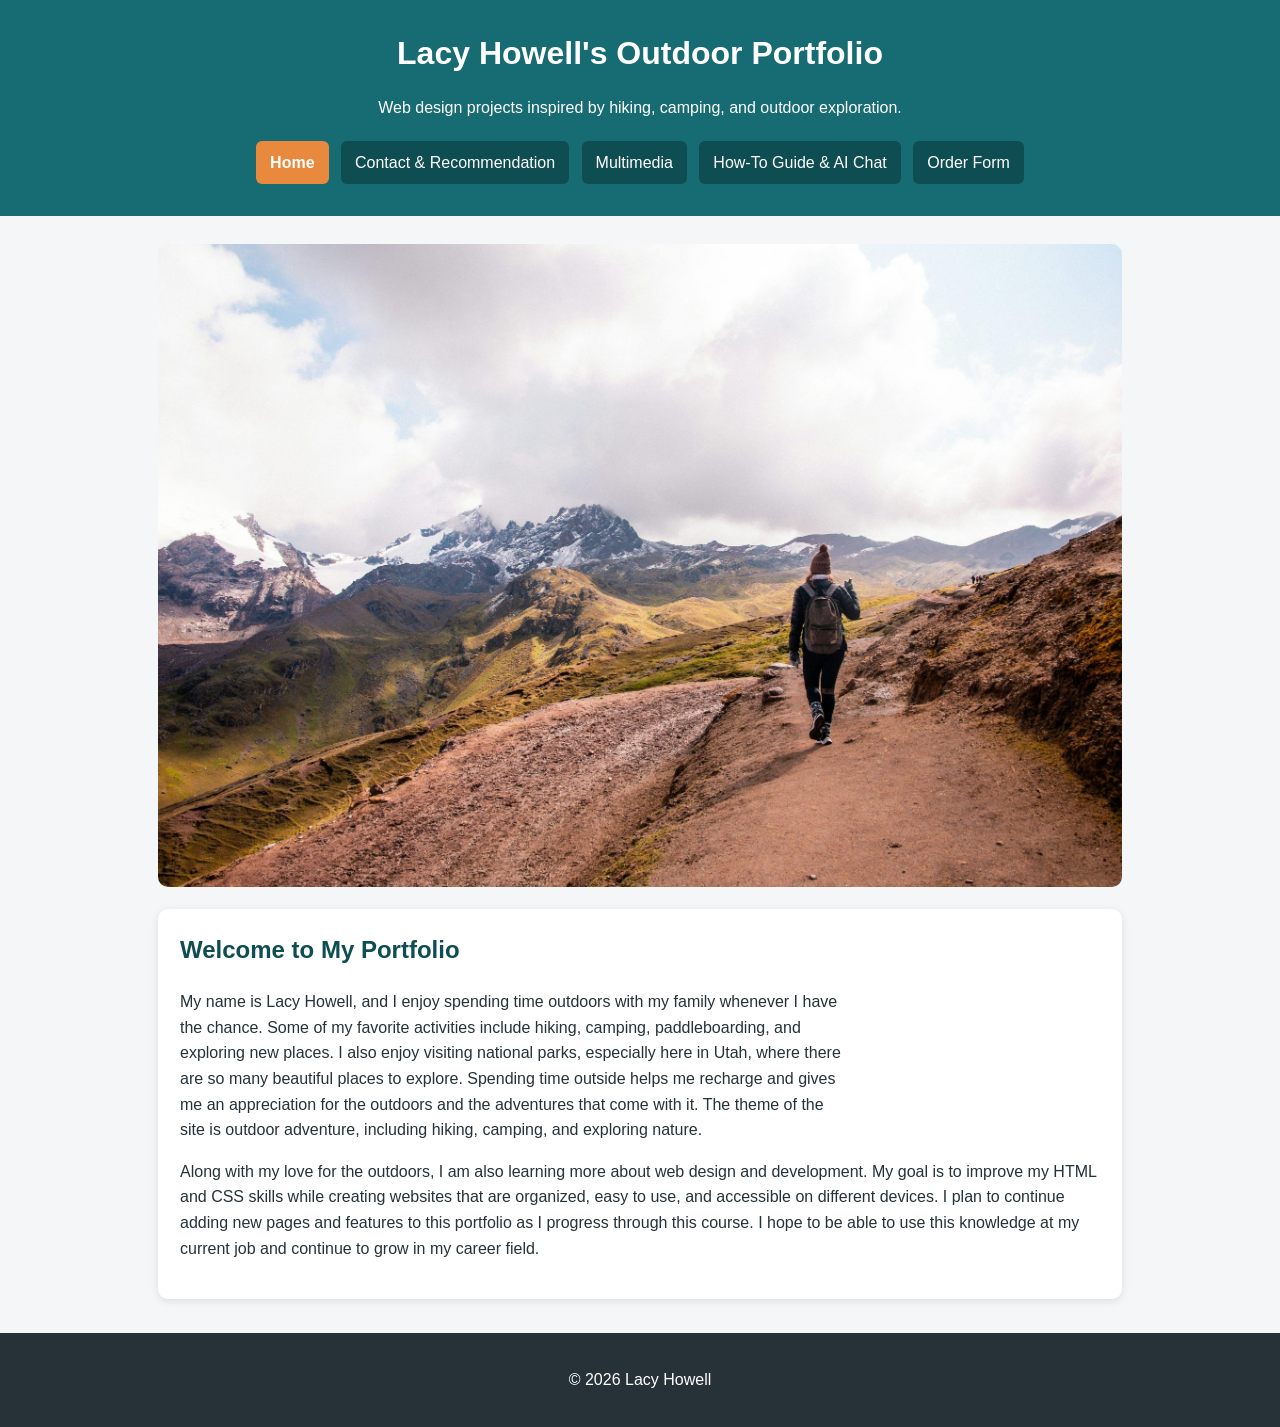
<file: index.html>
<!DOCTYPE html>
<html lang="en">
<head>
    <meta charset="UTF-8">
    <meta name="viewport" content="width=device-width, initial-scale=1.0">
    <title>Lacy Howell's Outdoor Portfolio</title>
    <link rel="stylesheet" href="style.css">
</head>
<body>
<header>
    <h1>Lacy Howell's Outdoor Portfolio</h1>
    <p>Web design projects inspired by hiking, camping, and outdoor exploration.</p>
    <nav aria-label="Main navigation">
        <a href="index.html" aria-current="page">Home</a>
        <a href="contact.html">Contact & Recommendation</a>
        <a href="multimedia.html">Multimedia</a>
        <a href="howto.html">How-To Guide & AI Chat</a>
        <a href="order.html">Order Form</a>
    </nav>
</header>
<main>
    <img class="hero" src="hero-hike.jpg" alt="Hiker walking along a mountain trail with snow-covered peaks in the distance">
    <section class="card">
        <h2>Welcome to My Portfolio</h2>
        <p>
            My name is Lacy Howell, and I enjoy spending time outdoors with my family whenever I have the chance. Some of my 
            favorite activities include hiking, camping, paddleboarding, and exploring new places. I also enjoy visiting national
            parks, especially here in Utah, where there are so many beautiful places to explore. Spending time outside helps me 
            recharge and gives me an appreciation for the outdoors and the adventures that come with it.
            The theme of the site is outdoor adventure, including hiking, camping, and exploring nature.
        </p>
        <p>
            Along with my love for the outdoors, I am also learning more about web design and development. My goal is to improve 
            my HTML and CSS skills while creating websites that are organized, easy to use, and accessible on different devices. I
            plan to continue adding new pages and features to this portfolio as I progress through this course. I hope to be able to
            use this knowledge at my current job and continue to grow in my career field.
            
        </p>
    </section>
</main>
<footer><p>&copy; 2026 Lacy Howell</p></footer>
</body>
</html>
</file>
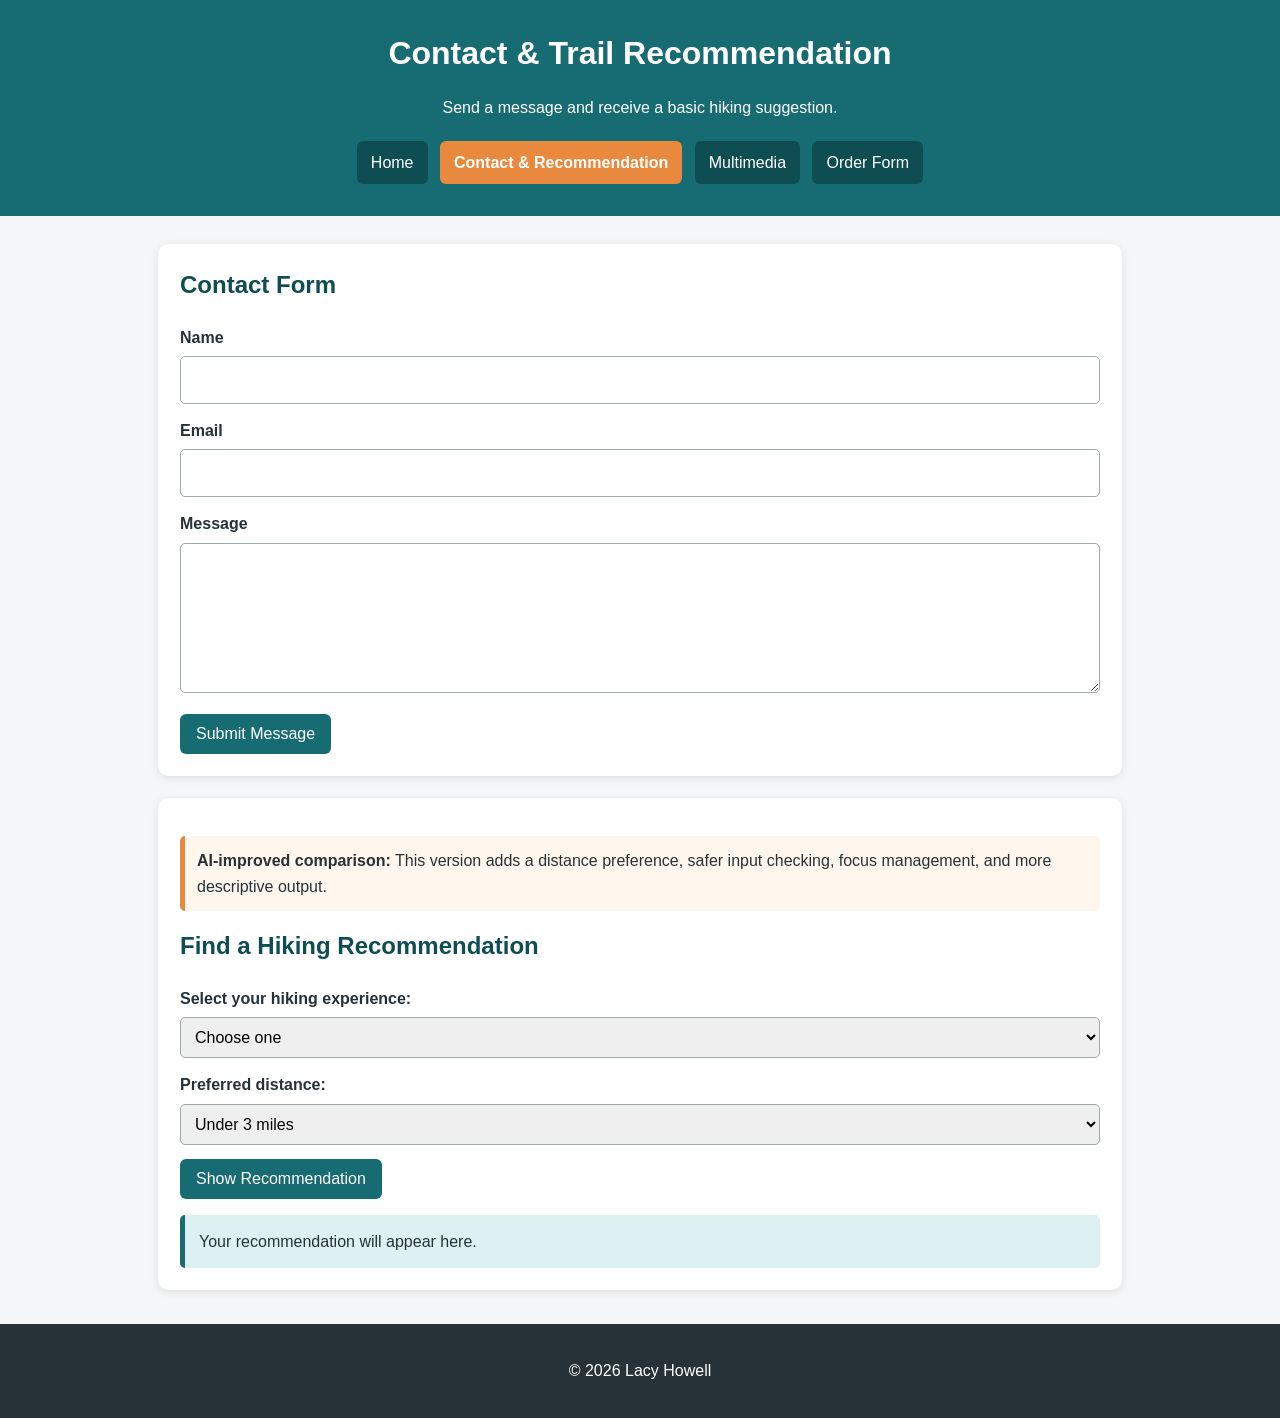
<file: contact-ai.html>
<!DOCTYPE html>
<html lang="en">
<head>
    <meta charset="UTF-8">
    <meta name="viewport" content="width=device-width, initial-scale=1.0">
    <title>AI-Improved Contact | Lacy Howell</title>
    <link rel="stylesheet" href="style.css">
</head>
<body>
<header>
    <h1>Contact & Trail Recommendation</h1>
    <p>Send a message and receive a basic hiking suggestion.</p>
    <nav aria-label="Main navigation">
        <a href="index.html">Home</a>
        <a href="contact.html" aria-current="page">Contact & Recommendation</a>
        <a href="multimedia.html">Multimedia</a>
        <a href="order.html">Order Form</a>
    </nav>
</header>
<main>
    <section class="card">
        <h2>Contact Form</h2>
        <form id="contactForm">
            <label for="name">Name</label>
            <input id="name" name="name" type="text" autocomplete="name" required>

            <label for="email">Email</label>
            <input id="email" name="email" type="email" autocomplete="email" required>

            <label for="message">Message</label>
            <textarea id="message" name="message" rows="5" required></textarea>

            <button type="submit">Submit Message</button>
        </form>
    </section>

    <section class="card">
        <p class="compare-note"><strong>AI-improved comparison:</strong> This version adds a distance preference, safer input checking, focus management, and more descriptive output.</p>
        <h2>Find a Hiking Recommendation</h2>
        <label for="experience">Select your hiking experience:</label>
        <select id="experience">
            <option value="">Choose one</option>
            <option value="beginner">Beginner</option>
            <option value="intermediate">Intermediate</option>
            <option value="advanced">Advanced</option>
        </select>
        <label for="distance">Preferred distance:</label>
        <select id="distance">
            <option value="short">Under 3 miles</option>
            <option value="medium">3 to 7 miles</option>
            <option value="long">More than 7 miles</option>
        </select>
        <button type="button" id="recommendButton">Show Recommendation</button>
        <div id="recommendation" class="result" aria-live="polite">Your recommendation will appear here.</div>
    </section>
</main>
<footer><p>&copy; 2026 Lacy Howell</p></footer>

<script>
/*
    Manual JavaScript for Unit 3.
    The selected value is checked with if / else if / else statements.
    A different message is displayed for each experience level.
*/
document.getElementById("recommendButton").addEventListener("click", function () {
    const experience = document.getElementById("experience").value;
    const output = document.getElementById("recommendation");
    const distance = document.getElementById("distance").value;

    if (experience === "beginner") {
        output.textContent = "A " + distance + " beginner route on a well-marked trail is a good starting point. Bring water, check the weather, and tell someone your plan.";
    } else if (experience === "intermediate") {
        output.textContent = "Choose a " + distance + " moderate hike with manageable elevation gain. Carry navigation, extra water, and a first-aid kit.";
    } else if (experience === "advanced") {
        output.textContent = "A " + distance + " advanced route may fit your choice. Review permits, navigation, weather, and emergency plans before leaving.";
    } else {
        output.textContent = "Please select an experience level before requesting a recommendation.";
        document.getElementById("experience").focus();
    }
});

/* Prevents the practice form from trying to send data to a server. */
document.getElementById("contactForm").addEventListener("submit", function (event) {
    event.preventDefault();
    alert("Thank you! This demonstration form is not connected to a server.");
});
</script>
</body>
</html>
</file>
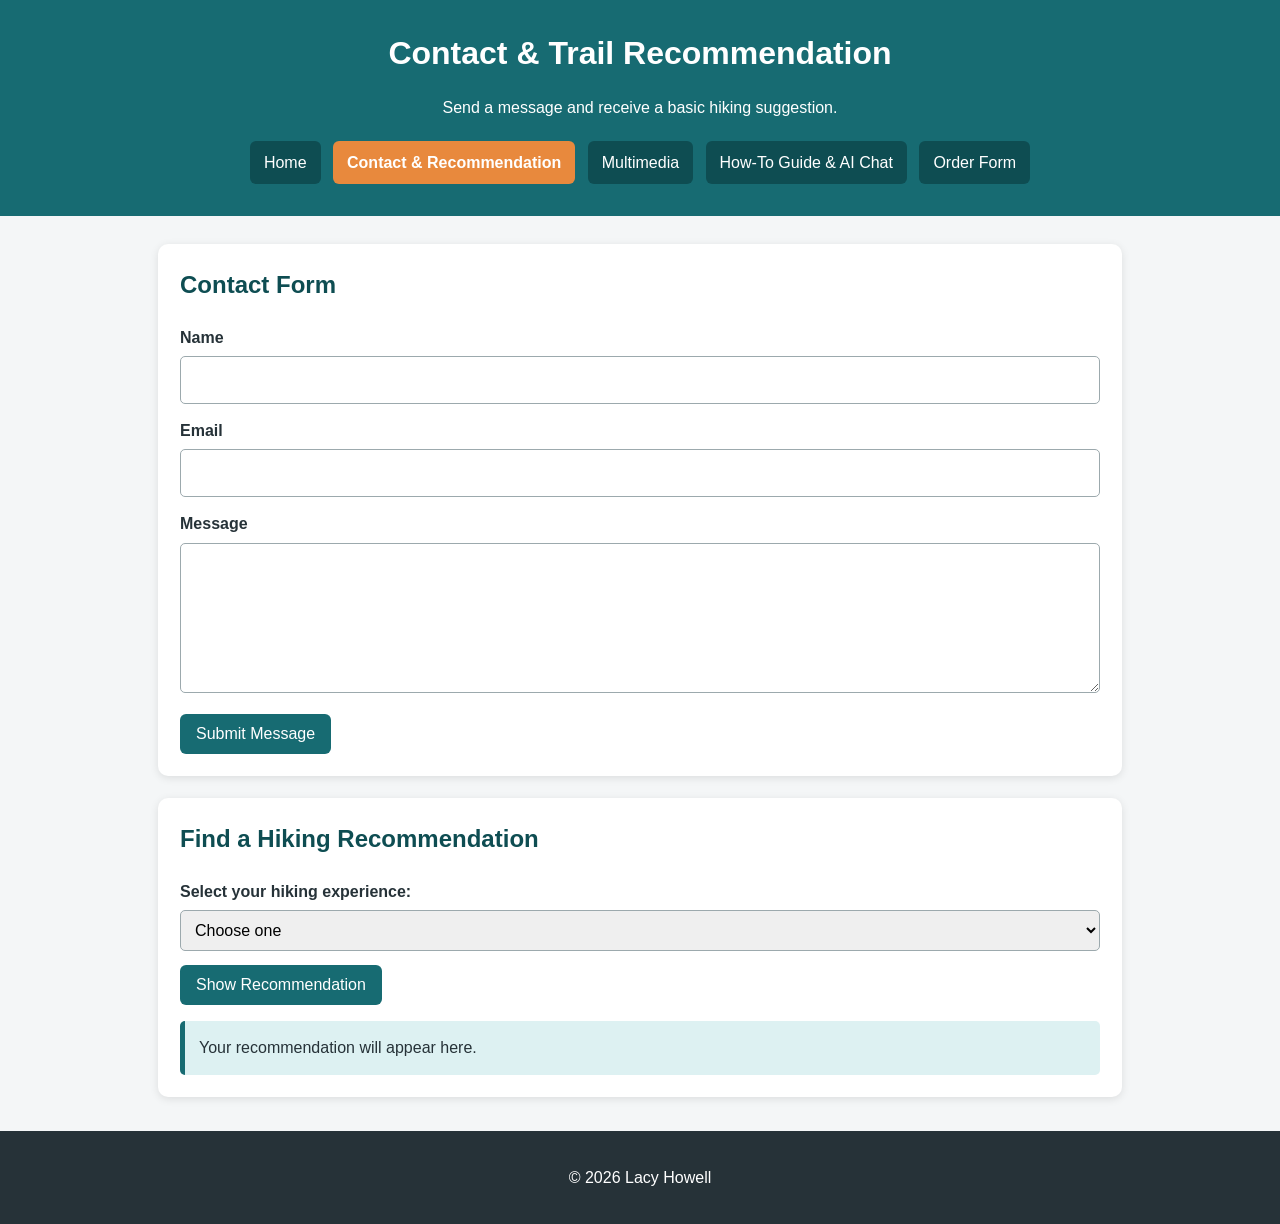
<file: contact.html>
<!DOCTYPE html>
<html lang="en">
<head>
    <meta charset="UTF-8">
    <meta name="viewport" content="width=device-width, initial-scale=1.0">
    <title>Contact & Recommendation | Lacy Howell</title>
    <link rel="stylesheet" href="style.css">
</head>
<body>
<header>
    <h1>Contact & Trail Recommendation</h1>
    <p>Send a message and receive a basic hiking suggestion.</p>
    <nav aria-label="Main navigation">
        <a href="index.html">Home</a>
        <a href="contact.html" aria-current="page">Contact & Recommendation</a>
        <a href="multimedia.html">Multimedia</a>
        <a href="howto.html">How-To Guide & AI Chat</a>
        <a href="order.html">Order Form</a>
    </nav>
</header>
<main>
    <section class="card">
        <h2>Contact Form</h2>
        <form id="contactForm">
            <label for="name">Name</label>
            <input id="name" name="name" type="text" autocomplete="name" required>

            <label for="email">Email</label>
            <input id="email" name="email" type="email" autocomplete="email" required>

            <label for="message">Message</label>
            <textarea id="message" name="message" rows="5" required></textarea>

            <button type="submit">Submit Message</button>
        </form>
    </section>

    <section class="card">
        <h2>Find a Hiking Recommendation</h2>
        <label for="experience">Select your hiking experience:</label>
        <select id="experience">
            <option value="">Choose one</option>
            <option value="beginner">Beginner</option>
            <option value="intermediate">Intermediate</option>
            <option value="advanced">Advanced</option>
        </select>
        <button type="button" id="recommendButton">Show Recommendation</button>
        <div id="recommendation" class="result" aria-live="polite">Your recommendation will appear here.</div>
    </section>
</main>
<footer><p>&copy; 2026 Lacy Howell</p></footer>

<script>
/*
    Manual JavaScript for Unit 3.
    The selected value is checked with if / else if / else statements.
    A different message is displayed for each experience level.
*/
document.getElementById("recommendButton").addEventListener("click", function () {
    const experience = document.getElementById("experience").value;
    const output = document.getElementById("recommendation");

    if (experience === "beginner") {
        output.textContent = "Start with a short, well-marked trail. Bring water, check the weather, and tell someone where you are going.";
    } else if (experience === "intermediate") {
        output.textContent = "Try a moderate day hike with some elevation gain. Carry a map, extra water, and a basic first-aid kit.";
    } else if (experience === "advanced") {
        output.textContent = "Consider a longer backcountry route, but review permits, navigation needs, weather, and emergency plans first.";
    } else {
        output.textContent = "Please select an experience level before requesting a recommendation.";
    }
});

/* Prevents the practice form from trying to send data to a server. */
document.getElementById("contactForm").addEventListener("submit", function (event) {
    event.preventDefault();
    alert("Thank you! This demonstration form is not connected to a server.");
});
</script>
</body>
</html>
</file>
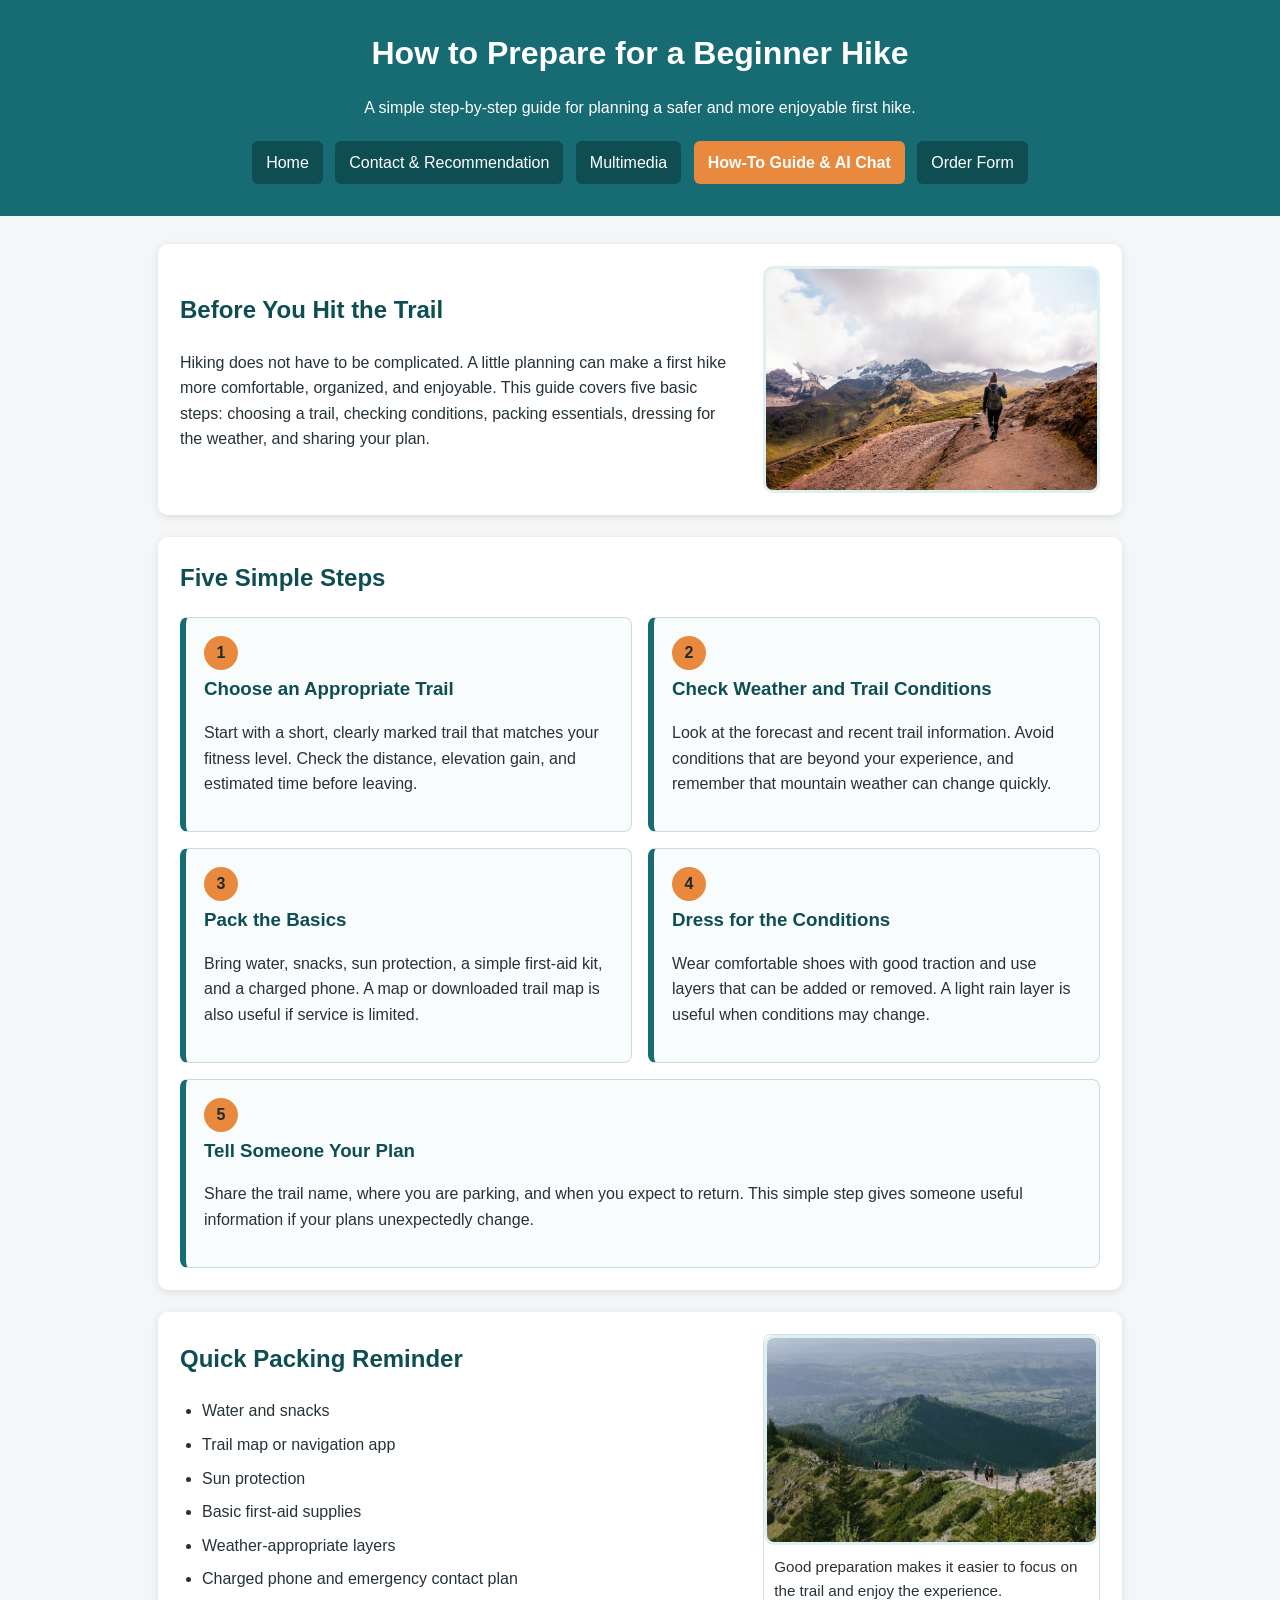
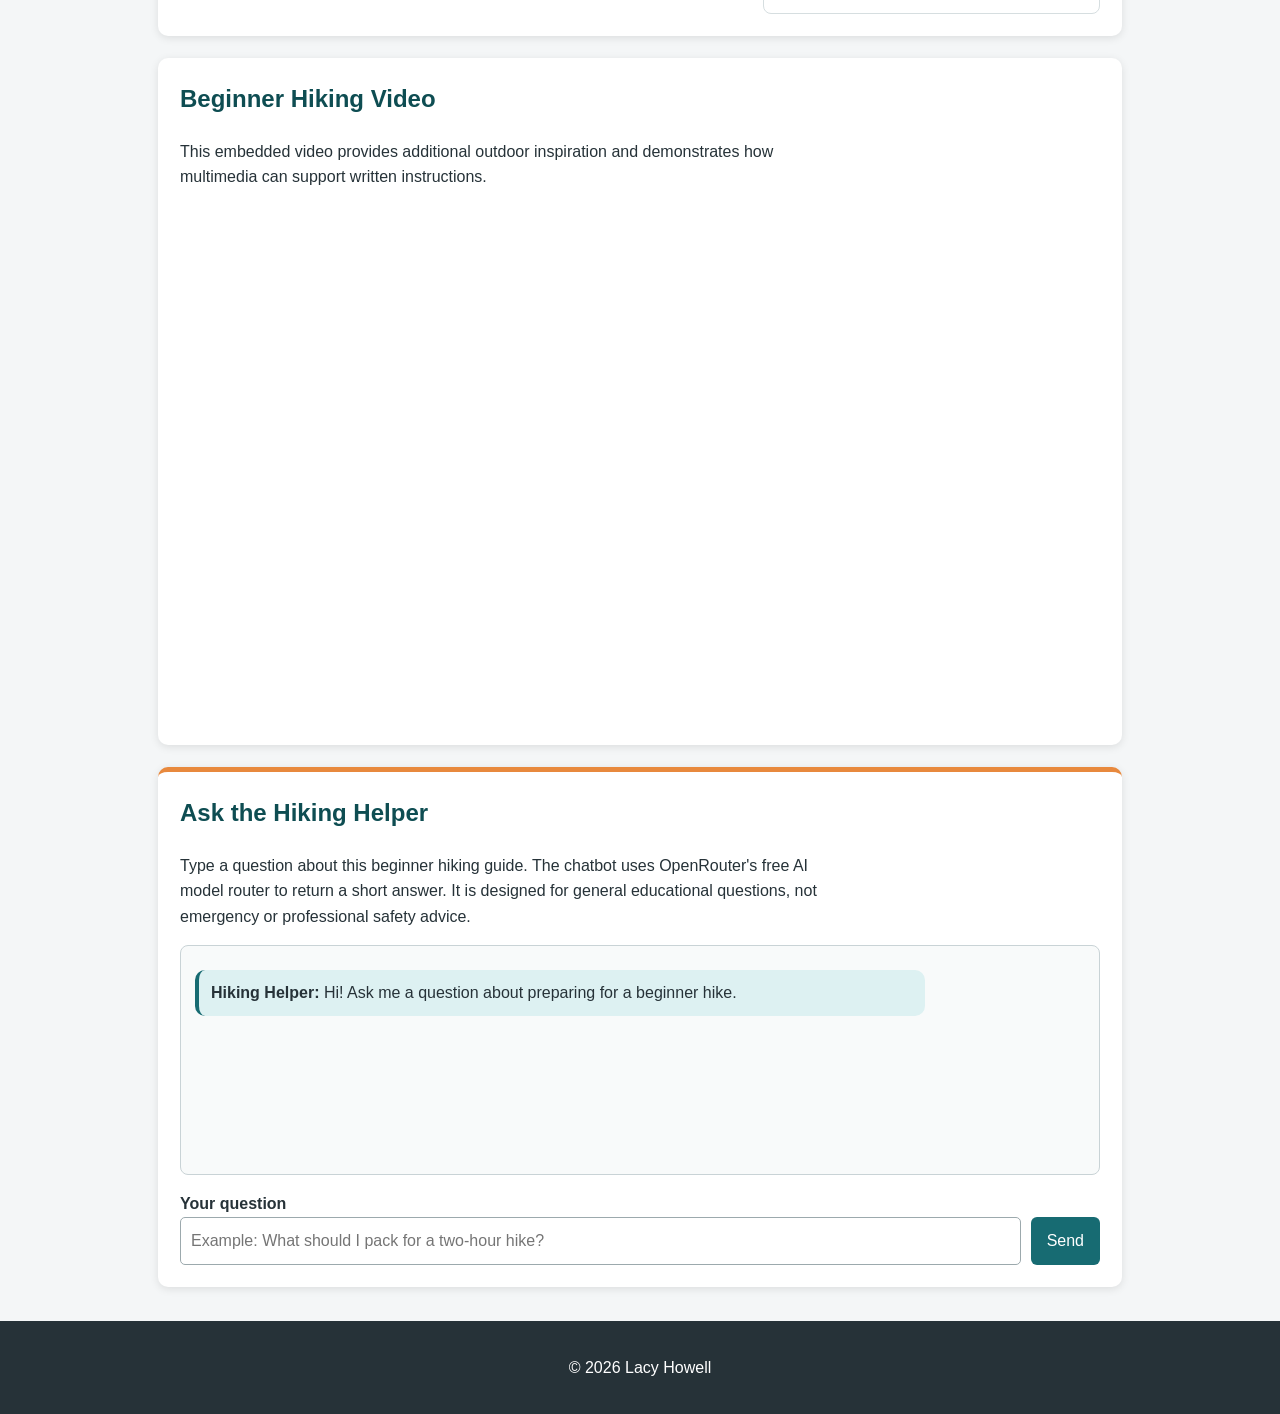
<file: howto.html>
<!DOCTYPE html>
<html lang="en">
<head>
    <meta charset="UTF-8">
    <meta name="viewport" content="width=device-width, initial-scale=1.0">
    <title>Beginner Hiking How-To | Lacy Howell</title>
    <link rel="stylesheet" href="style.css">
</head>
<body>
<header>
    <h1>How to Prepare for a Beginner Hike</h1>
    <p>A simple step-by-step guide for planning a safer and more enjoyable first hike.</p>
    <nav aria-label="Main navigation">
        <a href="index.html">Home</a>
        <a href="contact.html">Contact & Recommendation</a>
        <a href="multimedia.html">Multimedia</a>
        <a href="howto.html" aria-current="page">How-To Guide & AI Chat</a>
        <a href="order.html">Order Form</a>
    </nav>
</header>

<main>
    <section class="card howto-intro">
        <div>
            <h2>Before You Hit the Trail</h2>
            <p>
                Hiking does not have to be complicated. A little planning can make a first hike more comfortable,
                organized, and enjoyable. This guide covers five basic steps: choosing a trail, checking conditions,
                packing essentials, dressing for the weather, and sharing your plan.
            </p>
        </div>
        <img src="hero-hike.jpg" alt="Hiker walking on a mountain trail toward distant snow-covered peaks">
    </section>

    <section class="card">
        <h2>Five Simple Steps</h2>
        <div class="steps-grid">
            <article class="step-card">
                <span class="step-number">1</span>
                <h3>Choose an Appropriate Trail</h3>
                <p>Start with a short, clearly marked trail that matches your fitness level. Check the distance, elevation gain, and estimated time before leaving.</p>
            </article>
            <article class="step-card">
                <span class="step-number">2</span>
                <h3>Check Weather and Trail Conditions</h3>
                <p>Look at the forecast and recent trail information. Avoid conditions that are beyond your experience, and remember that mountain weather can change quickly.</p>
            </article>
            <article class="step-card">
                <span class="step-number">3</span>
                <h3>Pack the Basics</h3>
                <p>Bring water, snacks, sun protection, a simple first-aid kit, and a charged phone. A map or downloaded trail map is also useful if service is limited.</p>
            </article>
            <article class="step-card">
                <span class="step-number">4</span>
                <h3>Dress for the Conditions</h3>
                <p>Wear comfortable shoes with good traction and use layers that can be added or removed. A light rain layer is useful when conditions may change.</p>
            </article>
            <article class="step-card">
                <span class="step-number">5</span>
                <h3>Tell Someone Your Plan</h3>
                <p>Share the trail name, where you are parking, and when you expect to return. This simple step gives someone useful information if your plans unexpectedly change.</p>
            </article>
        </div>
    </section>

    <section class="card tip-section">
        <div>
            <h2>Quick Packing Reminder</h2>
            <ul class="checklist">
                <li>Water and snacks</li>
                <li>Trail map or navigation app</li>
                <li>Sun protection</li>
                <li>Basic first-aid supplies</li>
                <li>Weather-appropriate layers</li>
                <li>Charged phone and emergency contact plan</li>
            </ul>
        </div>
        <figure>
            <img src="group-hike.jpg" alt="Group of hikers traveling together on a mountain trail">
            <figcaption>Good preparation makes it easier to focus on the trail and enjoy the experience.</figcaption>
        </figure>
    </section>

    <section class="card">
        <h2>Beginner Hiking Video</h2>
        <p>This embedded video provides additional outdoor inspiration and demonstrates how multimedia can support written instructions.</p>
        <div class="video-wrapper">
            <iframe src="https://www.youtube-nocookie.com/embed/Scxs7L0vhZ4"
                title="Scenic hiking and nature video"
                loading="lazy"
                allow="accelerometer; autoplay; clipboard-write; encrypted-media; gyroscope; picture-in-picture"
                allowfullscreen></iframe>
        </div>
    </section>

    <section class="card chatbot-card" aria-labelledby="chat-heading">
        <h2 id="chat-heading">Ask the Hiking Helper</h2>
        <p>
            Type a question about this beginner hiking guide. The chatbot uses OpenRouter's free AI model router to return a short answer.
            It is designed for general educational questions, not emergency or professional safety advice.
        </p>

        <div id="chatWindow" class="chat-window" aria-live="polite" aria-label="Chat conversation">
            <div class="chat-message bot-message">
                <strong>Hiking Helper:</strong> Hi! Ask me a question about preparing for a beginner hike.
            </div>
        </div>

        <form id="chatForm" class="chat-form">
            <label for="userMessage">Your question</label>
            <div class="chat-input-row">
                <input id="userMessage" type="text" placeholder="Example: What should I pack for a two-hour hike?" required>
                <button type="submit">Send</button>
            </div>
        </form>
    </section>
</main>

<footer><p>&copy; 2026 Lacy Howell</p></footer>

<script>
/*
    Unit 4 AI chatbot.
    This version uses fetch() with OpenRouter's free model router.
    
*/
const OPENROUTER_API_KEY = "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";
const OPENROUTER_MODEL = "openrouter/free";

const chatForm = document.getElementById("chatForm");
const userMessage = document.getElementById("userMessage");
const chatWindow = document.getElementById("chatWindow");

function addMessage(sender, text, className) {
    const message = document.createElement("div");
    message.className = "chat-message " + className;

    const label = document.createElement("strong");
    label.textContent = sender + ": ";
    message.appendChild(label);
    message.appendChild(document.createTextNode(text));

    chatWindow.appendChild(message);
    chatWindow.scrollTop = chatWindow.scrollHeight;
}

chatForm.addEventListener("submit", async function (event) {
    event.preventDefault();

    const question = userMessage.value.trim();
    if (!question) return;

    addMessage("You", question, "user-message");
    userMessage.value = "";
    userMessage.focus();

    if (OPENROUTER_API_KEY === "YOUR_OPENROUTER_API_KEY") {
        addMessage("Hiking Helper", "The chatbot is ready, but an OpenRouter API key still needs to be added before live AI responses will work.", "bot-message");
        return;
    }

    addMessage("Hiking Helper", "Thinking...", "bot-message pending-message");
    const pending = chatWindow.lastElementChild;

    const systemPrompt = "You are a friendly beginner hiking helper on a student portfolio website. Answer briefly and clearly. Focus on basic hiking preparation, trail planning, clothing, hydration, simple gear, and safety. If the question involves an emergency, dangerous conditions, or medical advice, tell the user to seek appropriate professional or emergency help.";

    try {
        const response = await fetch("https://openrouter.ai/api/v1/chat/completions", {
            method: "POST",
            headers: {
                "Authorization": `Bearer ${OPENROUTER_API_KEY}`,
                "Content-Type": "application/json",
                "HTTP-Referer": window.location.origin,
                "X-Title": "Outdoor Adventure Portfolio"
            },
            body: JSON.stringify({
                model: OPENROUTER_MODEL,
                messages: [
                    { role: "system", content: systemPrompt },
                    { role: "user", content: question }
                ]
            })
        });

        const data = await response.json();

        if (!response.ok) {
            const apiMessage = data?.error?.message || `Request failed with status ${response.status}`;
            throw new Error(apiMessage);
        }

        const answer = data?.choices?.[0]?.message?.content?.trim();

        pending.remove();
        addMessage("Hiking Helper", answer || "I could not create a response. Please try a different question.", "bot-message");
    } catch (error) {
        console.error("OpenRouter chatbot error:", error);
        pending.remove();
        addMessage("Hiking Helper", "I could not connect to the AI service. Check the API key and browser console, then try again.", "bot-message");
    }
});
</script>
</body>
</html>
</file>
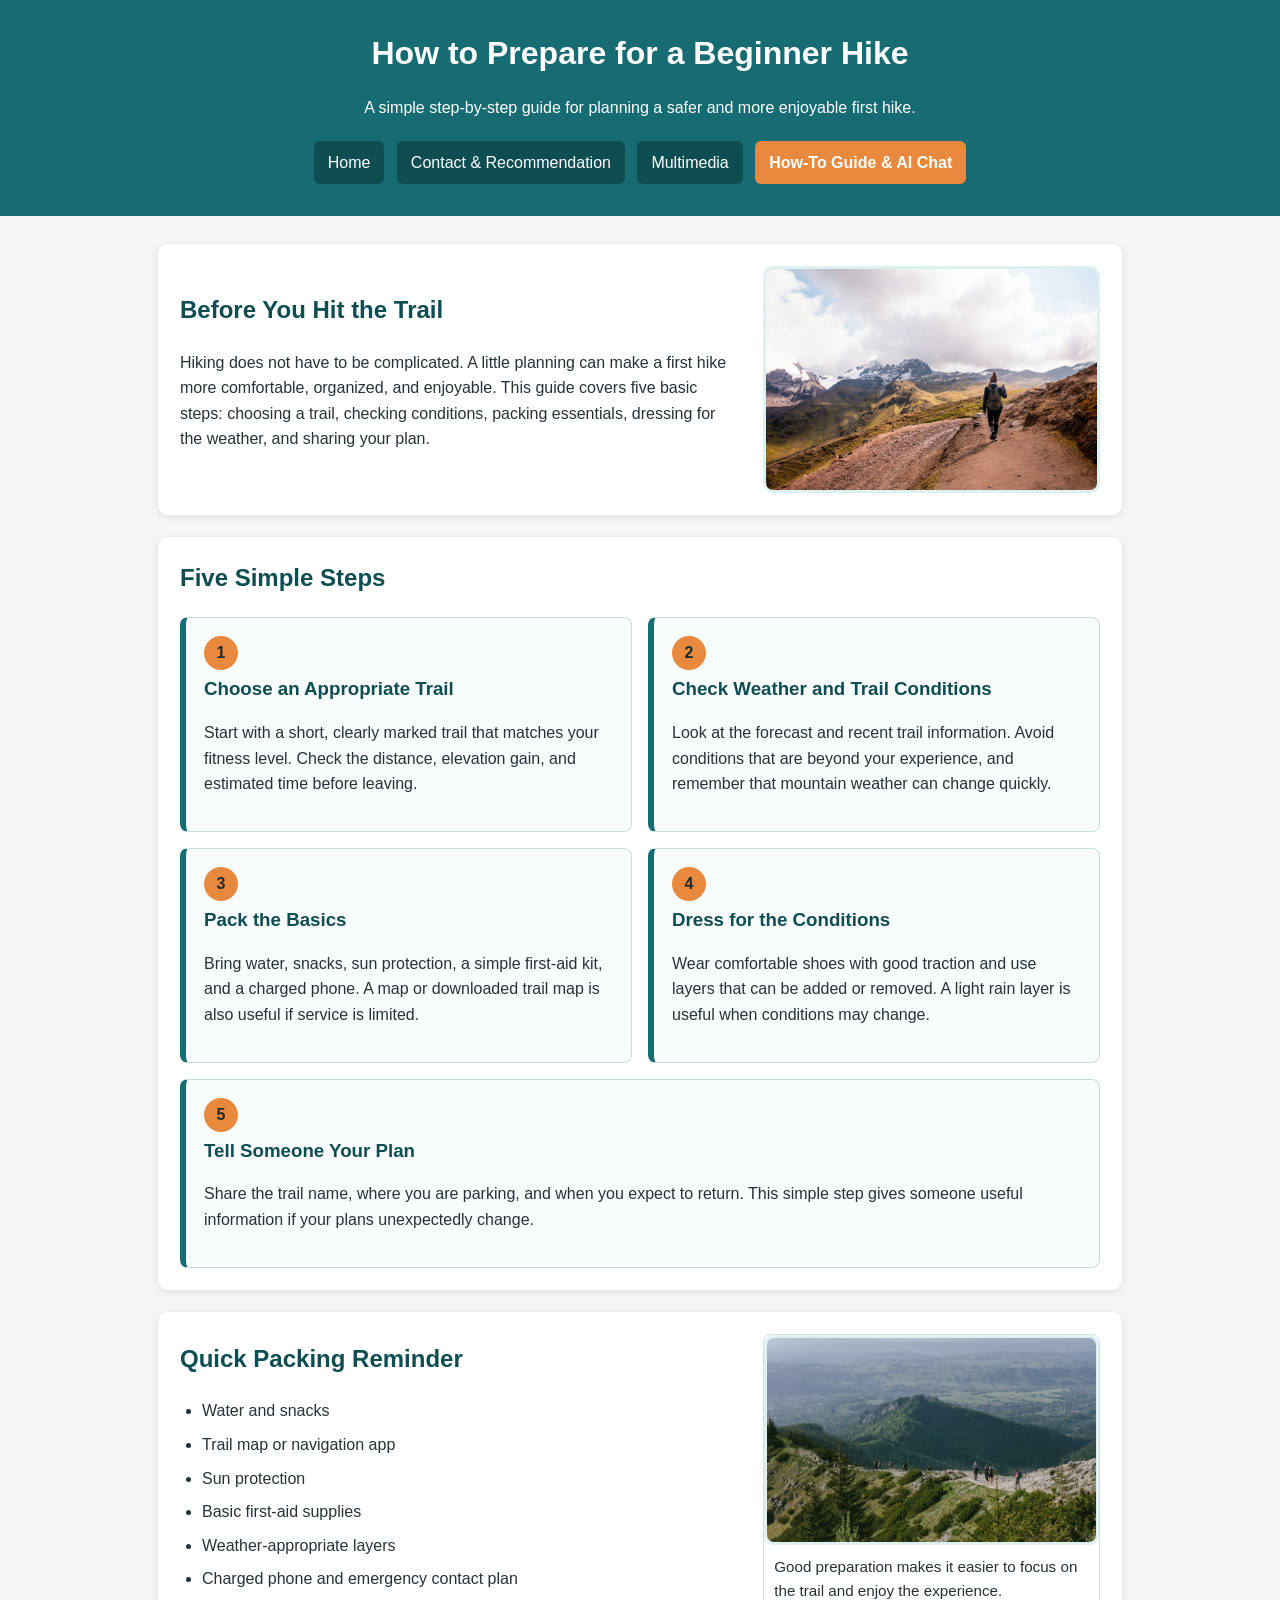
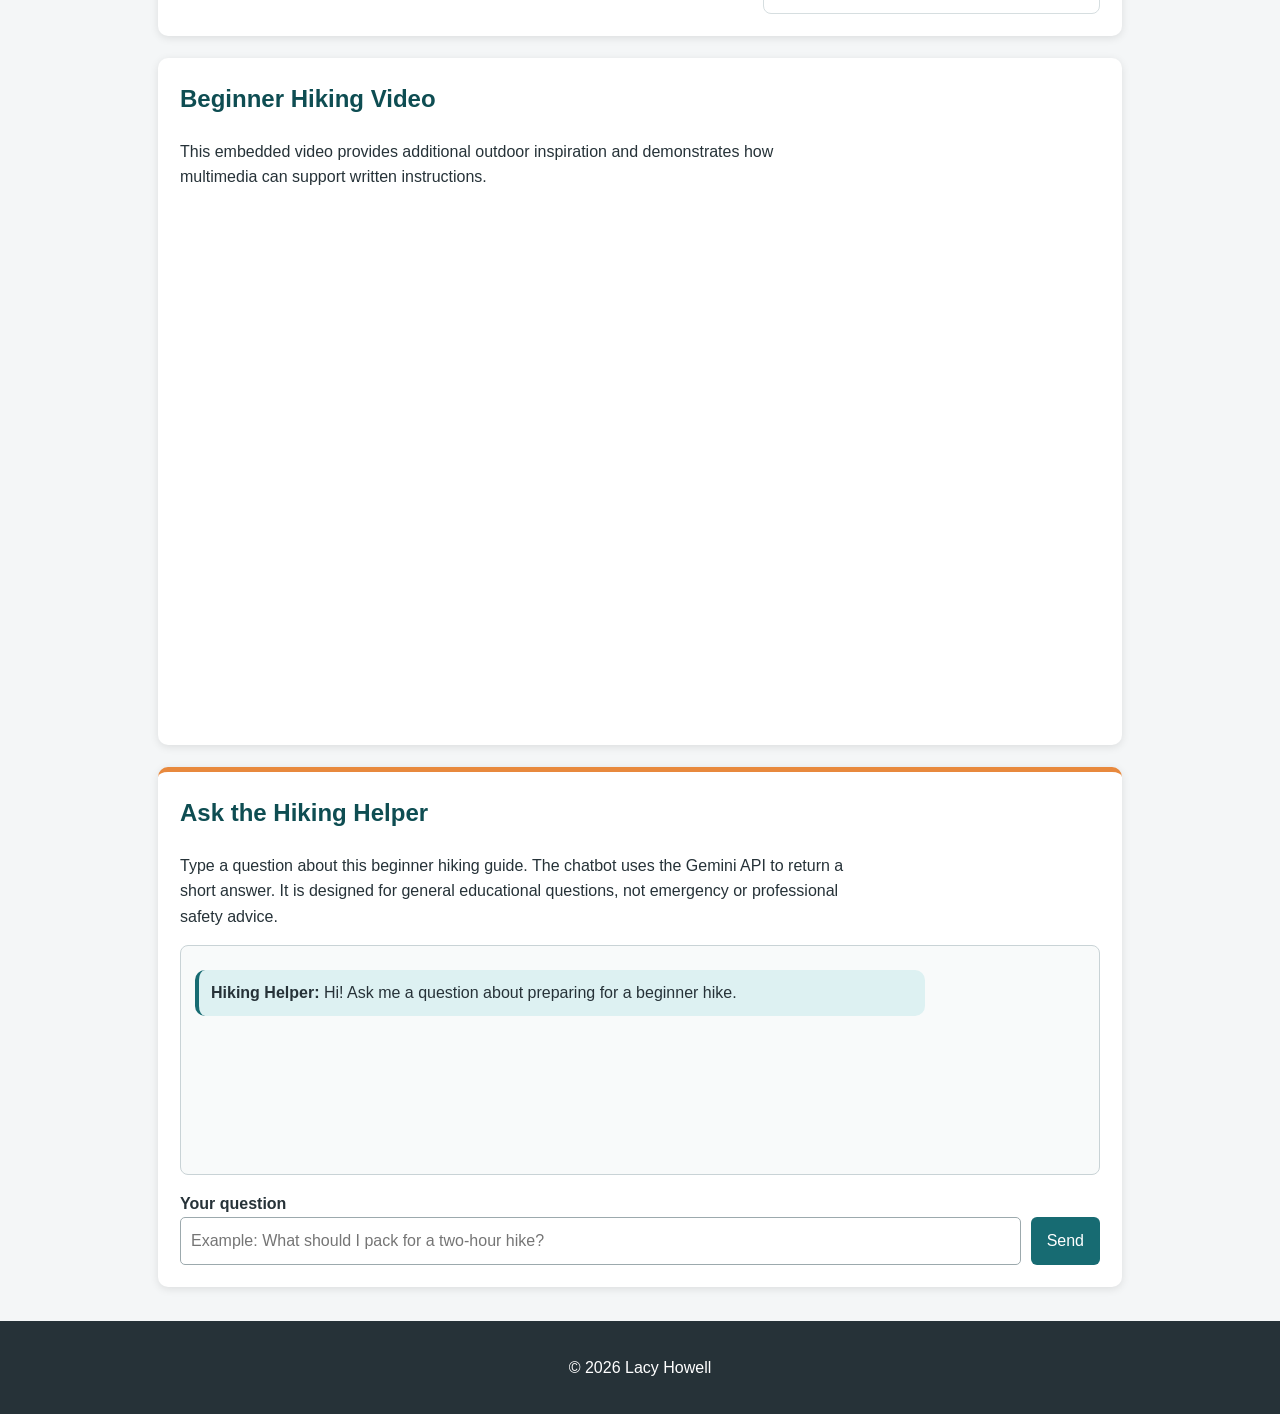
<file: howto_clean.html>
<!DOCTYPE html>
<html lang="en">
<head>
    <meta charset="UTF-8">
    <meta name="viewport" content="width=device-width, initial-scale=1.0">
    <title>Beginner Hiking How-To | Lacy Howell</title>
    <link rel="stylesheet" href="style.css">
</head>
<body>
<header>
    <h1>How to Prepare for a Beginner Hike</h1>
    <p>A simple step-by-step guide for planning a safer and more enjoyable first hike.</p>
    <nav aria-label="Main navigation">
        <a href="index.html">Home</a>
        <a href="contact.html">Contact & Recommendation</a>
        <a href="multimedia.html">Multimedia</a>
        <a href="howto.html" aria-current="page">How-To Guide & AI Chat</a>
    </nav>
</header>

<main>
    <section class="card howto-intro">
        <div>
            <h2>Before You Hit the Trail</h2>
            <p>
                Hiking does not have to be complicated. A little planning can make a first hike more comfortable,
                organized, and enjoyable. This guide covers five basic steps: choosing a trail, checking conditions,
                packing essentials, dressing for the weather, and sharing your plan.
            </p>
        </div>
        <img src="hero-hike.jpg" alt="Hiker walking on a mountain trail toward distant snow-covered peaks">
    </section>

    <section class="card">
        <h2>Five Simple Steps</h2>
        <div class="steps-grid">
            <article class="step-card">
                <span class="step-number">1</span>
                <h3>Choose an Appropriate Trail</h3>
                <p>Start with a short, clearly marked trail that matches your fitness level. Check the distance, elevation gain, and estimated time before leaving.</p>
            </article>
            <article class="step-card">
                <span class="step-number">2</span>
                <h3>Check Weather and Trail Conditions</h3>
                <p>Look at the forecast and recent trail information. Avoid conditions that are beyond your experience, and remember that mountain weather can change quickly.</p>
            </article>
            <article class="step-card">
                <span class="step-number">3</span>
                <h3>Pack the Basics</h3>
                <p>Bring water, snacks, sun protection, a simple first-aid kit, and a charged phone. A map or downloaded trail map is also useful if service is limited.</p>
            </article>
            <article class="step-card">
                <span class="step-number">4</span>
                <h3>Dress for the Conditions</h3>
                <p>Wear comfortable shoes with good traction and use layers that can be added or removed. A light rain layer is useful when conditions may change.</p>
            </article>
            <article class="step-card">
                <span class="step-number">5</span>
                <h3>Tell Someone Your Plan</h3>
                <p>Share the trail name, where you are parking, and when you expect to return. This simple step gives someone useful information if your plans unexpectedly change.</p>
            </article>
        </div>
    </section>

    <section class="card tip-section">
        <div>
            <h2>Quick Packing Reminder</h2>
            <ul class="checklist">
                <li>Water and snacks</li>
                <li>Trail map or navigation app</li>
                <li>Sun protection</li>
                <li>Basic first-aid supplies</li>
                <li>Weather-appropriate layers</li>
                <li>Charged phone and emergency contact plan</li>
            </ul>
        </div>
        <figure>
            <img src="group-hike.jpg" alt="Group of hikers traveling together on a mountain trail">
            <figcaption>Good preparation makes it easier to focus on the trail and enjoy the experience.</figcaption>
        </figure>
    </section>

    <section class="card">
        <h2>Beginner Hiking Video</h2>
        <p>This embedded video provides additional outdoor inspiration and demonstrates how multimedia can support written instructions.</p>
        <div class="video-wrapper">
            <iframe src="https://www.youtube-nocookie.com/embed/Scxs7L0vhZ4"
                title="Scenic hiking and nature video"
                loading="lazy"
                allow="accelerometer; autoplay; clipboard-write; encrypted-media; gyroscope; picture-in-picture"
                allowfullscreen></iframe>
        </div>
    </section>

    <section class="card chatbot-card" aria-labelledby="chat-heading">
        <h2 id="chat-heading">Ask the Hiking Helper</h2>
        <p>
            Type a question about this beginner hiking guide. The chatbot uses the Gemini API to return a short answer.
            It is designed for general educational questions, not emergency or professional safety advice.
        </p>

        <div id="chatWindow" class="chat-window" aria-live="polite" aria-label="Chat conversation">
            <div class="chat-message bot-message">
                <strong>Hiking Helper:</strong> Hi! Ask me a question about preparing for a beginner hike.
            </div>
        </div>

        <form id="chatForm" class="chat-form">
            <label for="userMessage">Your question</label>
            <div class="chat-input-row">
                <input id="userMessage" type="text" placeholder="Example: What should I pack for a two-hour hike?" required>
                <button type="submit">Send</button>
            </div>
        </form>
    </section>
</main>

<footer><p>&copy; 2026 Lacy Howell</p></footer>

<script>
/*
    Unit 4 AI chatbot.
    This uses fetch() to send the visitor's question to Google's Gemini generateContent endpoint.
*/
const GEMINI_API_KEY = "AQ.Ab8RN6L66bjdEiJmHGFZITleo7U9FCAt7cX9L6bi2uaYzV4HyQ";
const GEMINI_MODEL = "gemini-2.5-flash";

const chatForm = document.getElementById("chatForm");
const userMessage = document.getElementById("userMessage");
const chatWindow = document.getElementById("chatWindow");

function addMessage(sender, text, className) {
    const message = document.createElement("div");
    message.className = "chat-message " + className;

    const label = document.createElement("strong");
    label.textContent = sender + ": ";
    message.appendChild(label);
    message.appendChild(document.createTextNode(text));

    chatWindow.appendChild(message);
    chatWindow.scrollTop = chatWindow.scrollHeight;
}

chatForm.addEventListener("submit", async function (event) {
    event.preventDefault();

    const question = userMessage.value.trim();
    if (!question) return;

    addMessage("You", question, "user-message");
    userMessage.value = "";
    userMessage.focus();

    if (GEMINI_API_KEY === "AQ.Ab8RN6L66bjdEiJmHGFZITleo7U9FCAt7cX9L6bi2uaYzV4HyQ") {
        addMessage("Hiking Helper", "The chatbot interface is ready, but the Gemini API key still needs to be added before live AI responses will work.", "bot-message");
        return;
    }

    addMessage("Hiking Helper", "Thinking...", "bot-message pending-message");
    const pending = chatWindow.lastElementChild;

    const prompt = `You are a friendly beginner hiking helper on a student portfolio website. Answer briefly and clearly. Focus on basic hiking preparation, trail planning, clothing, hydration, simple gear, and safety. If the question involves an emergency, dangerous conditions, or medical advice, tell the user to seek appropriate professional or emergency help. User question: ${question}`;

    try {
        const response = await fetch(
            `https://generativelanguage.googleapis.com/v1beta/models/${GEMINI_MODEL}:generateContent`,
            {
                method: "POST",
                headers: {
                    "Content-Type": "application/json",
                    "x-goog-api-key": GEMINI_API_KEY
                },
                body: JSON.stringify({
                    contents: [
                        {
                            role: "user",
                            parts: [{ text: prompt }]
                        }
                    ]
                })
            }
        );

        if (!response.ok) {
            let apiMessage = "";
            try {
                const errorData = await response.json();
                apiMessage = errorData?.error?.message || "";
            } catch (parseError) {
                // Keep the status-only message if Gemini does not return JSON.
            }
            throw new Error(`Gemini request failed (${response.status})${apiMessage ? ": " + apiMessage : ""}`);
        }

        const data = await response.json();
        const answer = data.candidates?.[0]?.content?.parts?.map(part => part.text || "").join("").trim();

        pending.remove();
        addMessage("Hiking Helper", answer || "I could not create a response. Please try a different question.", "bot-message");
    } catch (error) {
        console.error(error);
        pending.remove();

        // Give a useful message while keeping technical details in the browser console.
        let friendlyMessage = "I could not connect to the AI service. Please try again.";
        if (error.message.includes("401") || error.message.includes("API key")) {
            friendlyMessage = "The Gemini API did not accept the API key. Check that the key is active and copied completely.";
        } else if (error.message.includes("429")) {
            friendlyMessage = "The Gemini API rate limit was reached. Please wait a moment and try again.";
        }
        addMessage("Hiking Helper", friendlyMessage, "bot-message");
    }
});
</script>
</body>
</html>
</file>
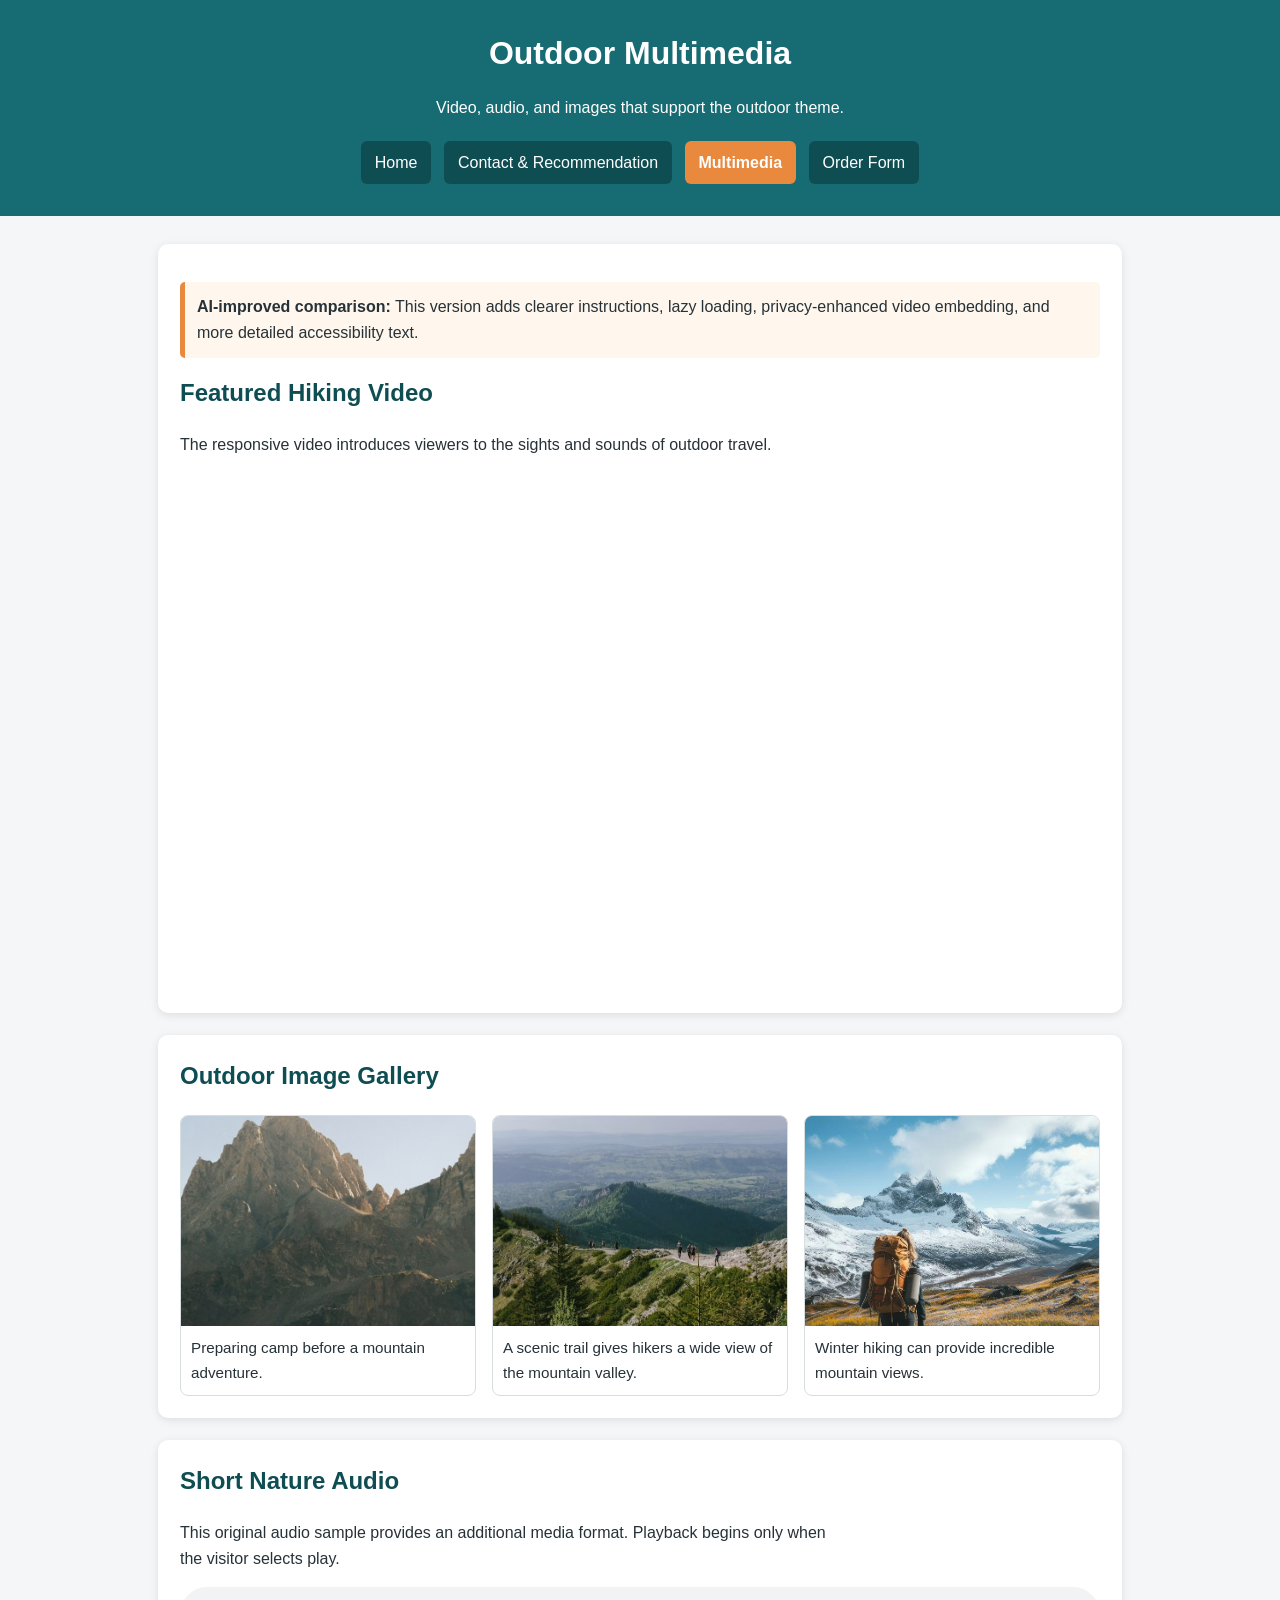
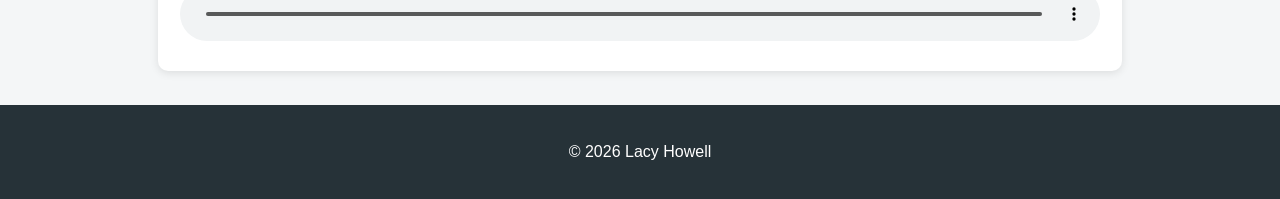
<file: multimedia-ai.html>
<!DOCTYPE html>
<html lang="en">
<head>
    <meta charset="UTF-8">
    <meta name="viewport" content="width=device-width, initial-scale=1.0">
    <title>AI-Improved Multimedia | Lacy Howell</title>
    <link rel="stylesheet" href="style.css">
</head>
<body>
<header>
    <h1>Outdoor Multimedia</h1>
    <p>Video, audio, and images that support the outdoor theme.</p>
    <nav aria-label="Main navigation">
        <a href="index.html">Home</a>
        <a href="contact.html">Contact & Recommendation</a>
        <a href="multimedia.html" aria-current="page">Multimedia</a>
        <a href="order.html">Order Form</a>
    </nav>
</header>
<main>
    <section class="card">
        <p class="compare-note"><strong>AI-improved comparison:</strong> This version adds clearer instructions, lazy loading, privacy-enhanced video embedding, and more detailed accessibility text.</p>
        <h2>Featured Hiking Video</h2>
        <p>The responsive video introduces viewers to the sights and sounds of outdoor travel.</p>
        <div class="video-wrapper">
            <iframe src="https://www.youtube-nocookie.com/embed/Scxs7L0vhZ4"
                title="Scenic nature video"
                loading="lazy"
                allow="accelerometer; autoplay; clipboard-write; encrypted-media; gyroscope; picture-in-picture"
                allowfullscreen></iframe>
        </div>
    </section>

    <section class="card">
        <h2>Outdoor Image Gallery</h2>
        <div class="gallery">
            <figure>
                <img src="camp.jpg" alt="Campers preparing equipment near a mountain campsite">
                <figcaption>Preparing camp before a mountain adventure.</figcaption>
            </figure>
            <figure>
                <img src="group-hike.jpg" alt="Group of hikers walking along a scenic mountain trail">
                <figcaption>A scenic trail gives hikers a wide view of the mountain valley.</figcaption>
            </figure>
            <figure>
                <img src="snow-hike.jpg" alt="Backpacker overlooking snow-covered mountains">
                <figcaption>Winter hiking can provide incredible mountain views.</figcaption>
            </figure>
        </div>
    </section>

    <section class="card">
        <h2>Short Nature Audio</h2>
        <p>This original audio sample provides an additional media format. Playback begins only when the visitor selects play.</p>
        <audio controls preload="metadata">
            <source src="nature-ambience.wav" type="audio/wav">
            Your browser does not support the audio element.
        </audio>
    </section>
</main>
<footer><p>&copy; 2026 Lacy Howell</p></footer>
</body>
</html>
</file>
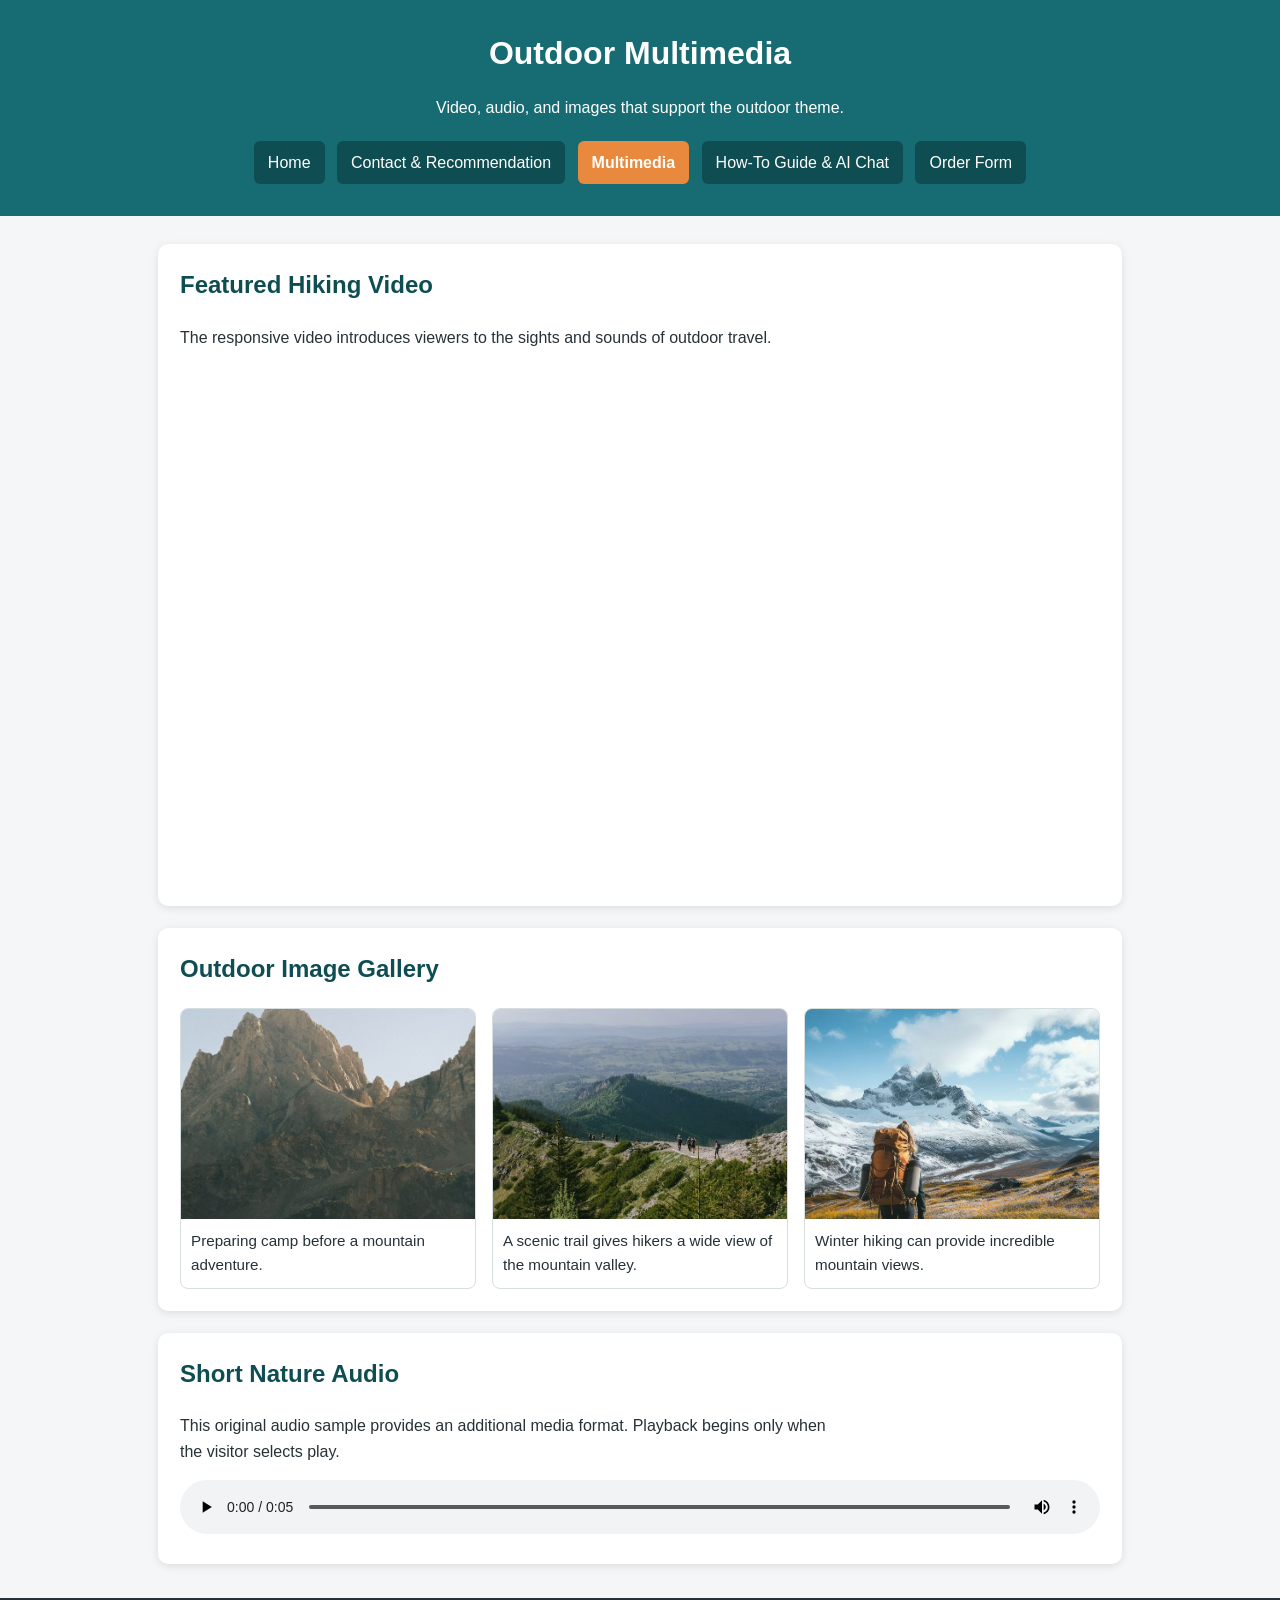
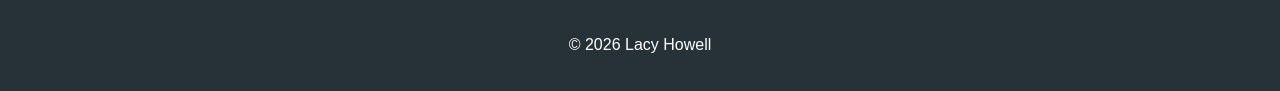
<file: multimedia.html>
<!DOCTYPE html>
<html lang="en">
<head>
    <meta charset="UTF-8">
    <meta name="viewport" content="width=device-width, initial-scale=1.0">
    <title>Multimedia | Lacy Howell</title>
    <link rel="stylesheet" href="style.css">
</head>
<body>
<header>
    <h1>Outdoor Multimedia</h1>
    <p>Video, audio, and images that support the outdoor theme.</p>
    <nav aria-label="Main navigation">
        <a href="index.html">Home</a>
        <a href="contact.html">Contact & Recommendation</a>
        <a href="multimedia.html" aria-current="page">Multimedia</a>
        <a href="howto.html">How-To Guide & AI Chat</a>
        <a href="order.html">Order Form</a>
    </nav>
</header>
<main>
    <section class="card">
        <h2>Featured Hiking Video</h2>
        <p>The responsive video introduces viewers to the sights and sounds of outdoor travel.</p>
        <div class="video-wrapper">
            <iframe src="https://www.youtube-nocookie.com/embed/Scxs7L0vhZ4"
                title="Scenic nature video"
                loading="lazy"
                allow="accelerometer; autoplay; clipboard-write; encrypted-media; gyroscope; picture-in-picture"
                allowfullscreen></iframe>
        </div>
    </section>

    <section class="card">
        <h2>Outdoor Image Gallery</h2>
        <div class="gallery">
            <figure>
                <img src="camp.jpg" alt="Campers preparing equipment near a mountain campsite">
                <figcaption>Preparing camp before a mountain adventure.</figcaption>
            </figure>
            <figure>
                <img src="group-hike.jpg" alt="Group of hikers walking along a scenic mountain trail">
                <figcaption>A scenic trail gives hikers a wide view of the mountain valley.</figcaption>
            </figure>
            <figure>
                <img src="snow-hike.jpg" alt="Backpacker overlooking snow-covered mountains">
                <figcaption>Winter hiking can provide incredible mountain views.</figcaption>
            </figure>
        </div>
    </section>

    <section class="card">
        <h2>Short Nature Audio</h2>
        <p>This original audio sample provides an additional media format. Playback begins only when the visitor selects play.</p>
        <audio controls preload="metadata">
            <source src="nature-ambience.wav" type="audio/wav">
            Your browser does not support the audio element.
        </audio>
    </section>
</main>
<footer><p>&copy; 2026 Lacy Howell</p></footer>
</body>
</html>
</file>
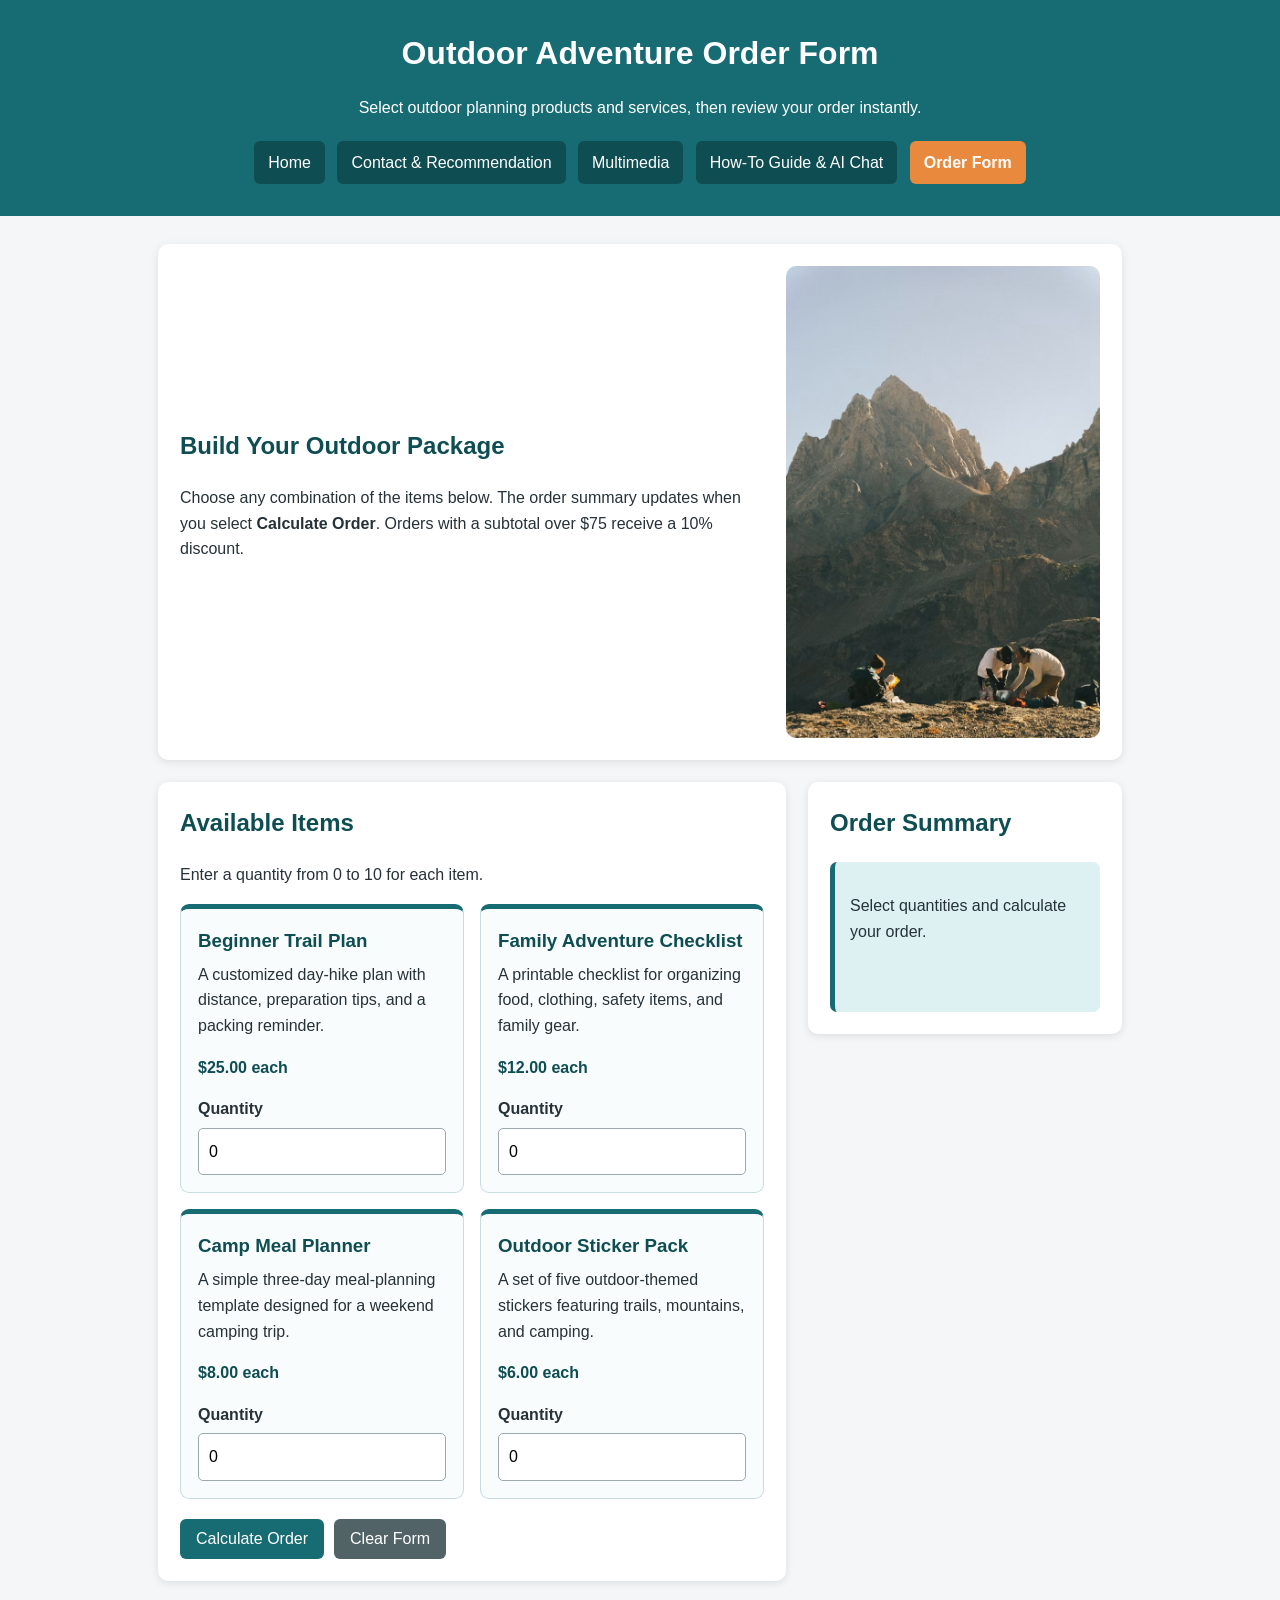
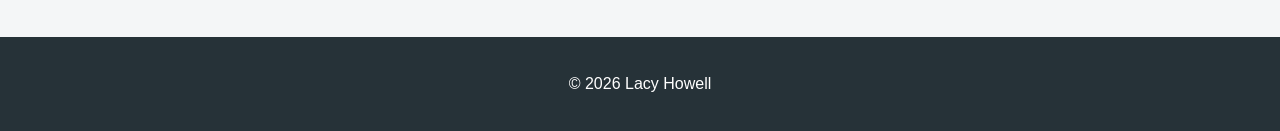
<file: order.html>
<!DOCTYPE html>
<html lang="en">
<head>
    <meta charset="UTF-8">
    <meta name="viewport" content="width=device-width, initial-scale=1.0">
    <title>Outdoor Order Form | Lacy Howell</title>
    <link rel="stylesheet" href="style.css">
</head>
<body>
<header>
    <h1>Outdoor Adventure Order Form</h1>
    <p>Select outdoor planning products and services, then review your order instantly.</p>
    <nav aria-label="Main navigation">
        <a href="index.html">Home</a>
        <a href="contact.html">Contact & Recommendation</a>
        <a href="multimedia.html">Multimedia</a>
        <a href="howto.html">How-To Guide & AI Chat</a>
        <a href="order.html" aria-current="page">Order Form</a>
    </nav>
</header>

<main>
    <section class="card order-intro">
        <div>
            <h2>Build Your Outdoor Package</h2>
            <p>
                Choose any combination of the items below. The order summary updates when you select
                <strong>Calculate Order</strong>. Orders with a subtotal over $75 receive a 10% discount.
            </p>
        </div>
        <img src="camp.jpg" alt="Outdoor camping equipment arranged near a mountain campsite">
    </section>

    <form id="orderForm" class="order-layout">
        <section class="card" aria-labelledby="items-heading">
            <h2 id="items-heading">Available Items</h2>
            <p>Enter a quantity from 0 to 10 for each item.</p>

            <div class="product-grid">
                <article class="product-card">
                    <h3>Beginner Trail Plan</h3>
                    <p>A customized day-hike plan with distance, preparation tips, and a packing reminder.</p>
                    <p class="price">$25.00 each</p>
                    <label for="trailPlan">Quantity</label>
                    <input class="item-quantity" id="trailPlan" name="trailPlan" type="number" min="0" max="10" value="0" data-name="Beginner Trail Plan" data-price="25">
                </article>

                <article class="product-card">
                    <h3>Family Adventure Checklist</h3>
                    <p>A printable checklist for organizing food, clothing, safety items, and family gear.</p>
                    <p class="price">$12.00 each</p>
                    <label for="familyChecklist">Quantity</label>
                    <input class="item-quantity" id="familyChecklist" name="familyChecklist" type="number" min="0" max="10" value="0" data-name="Family Adventure Checklist" data-price="12">
                </article>

                <article class="product-card">
                    <h3>Camp Meal Planner</h3>
                    <p>A simple three-day meal-planning template designed for a weekend camping trip.</p>
                    <p class="price">$8.00 each</p>
                    <label for="mealPlanner">Quantity</label>
                    <input class="item-quantity" id="mealPlanner" name="mealPlanner" type="number" min="0" max="10" value="0" data-name="Camp Meal Planner" data-price="8">
                </article>

                <article class="product-card">
                    <h3>Outdoor Sticker Pack</h3>
                    <p>A set of five outdoor-themed stickers featuring trails, mountains, and camping.</p>
                    <p class="price">$6.00 each</p>
                    <label for="stickerPack">Quantity</label>
                    <input class="item-quantity" id="stickerPack" name="stickerPack" type="number" min="0" max="10" value="0" data-name="Outdoor Sticker Pack" data-price="6">
                </article>
            </div>

            <div class="order-actions">
                <button type="submit">Calculate Order</button>
                <button type="reset" class="secondary-button">Clear Form</button>
            </div>
        </section>

        <aside class="card summary-panel" aria-labelledby="summary-heading">
            <h2 id="summary-heading">Order Summary</h2>
            <div id="orderSummary" class="order-summary" aria-live="polite">
                <p>Select quantities and calculate your order.</p>
            </div>
        </aside>
    </form>
</main>

<footer><p>&copy; 2026 Lacy Howell</p></footer>

<script>
/*
    Unit 5 order form calculations.
    The forEach loop reviews every quantity input, totals selected items,
    calculates the subtotal, applies a discount when appropriate, and
    creates an accessible order summary without reloading the page.
*/
const orderForm = document.getElementById("orderForm");
const quantityInputs = document.querySelectorAll(".item-quantity");
const orderSummary = document.getElementById("orderSummary");

function formatMoney(amount) {
    return amount.toLocaleString("en-US", {
        style: "currency",
        currency: "USD"
    });
}

orderForm.addEventListener("submit", function (event) {
    event.preventDefault();

    let totalQuantity = 0;
    let subtotal = 0;
    const selectedItems = [];

    quantityInputs.forEach(function (input) {
        const quantity = Number(input.value);
        const price = Number(input.dataset.price);
        const itemName = input.dataset.name;

        if (quantity > 0) {
            const itemTotal = quantity * price;
            totalQuantity += quantity;
            subtotal += itemTotal;
            selectedItems.push(`${itemName}: ${quantity} × ${formatMoney(price)} = ${formatMoney(itemTotal)}`);
        }
    });

    if (totalQuantity === 0) {
        orderSummary.innerHTML = "<p><strong>Please select at least one item.</strong></p>";
        orderSummary.classList.remove("summary-updated");
        void orderSummary.offsetWidth;
        orderSummary.classList.add("summary-updated");
        quantityInputs[0].focus();
        return;
    }

    const discountRate = subtotal > 75 ? 0.10 : 0;
    const discountAmount = subtotal * discountRate;
    const finalTotal = subtotal - discountAmount;

    const itemList = selectedItems.map(function (item) {
        return `<li>${item}</li>`;
    }).join("");

    orderSummary.innerHTML = `
        <ul>${itemList}</ul>
        <p><strong>Total quantity:</strong> ${totalQuantity}</p>
        <p><strong>Subtotal:</strong> ${formatMoney(subtotal)}</p>
        <p><strong>Discount:</strong> ${discountRate > 0 ? "10% (-" + formatMoney(discountAmount) + ")" : "No discount"}</p>
        <p class="grand-total"><strong>Final total:</strong> ${formatMoney(finalTotal)}</p>
    `;

    orderSummary.classList.remove("summary-updated");
    void orderSummary.offsetWidth;
    orderSummary.classList.add("summary-updated");
});

orderForm.addEventListener("reset", function () {
    window.setTimeout(function () {
        orderSummary.innerHTML = "<p>Select quantities and calculate your order.</p>";
        orderSummary.classList.remove("summary-updated");
    }, 0);
});
</script>
</body>
</html>
</file>
<file: style.css>
/* Unit 4 shared stylesheet: cohesive, responsive, accessible, and beginner-friendly. */
:root {
    --teal: #176B72;
    --teal-dark: #0E4D52;
    --teal-light: #DDF1F2;
    --orange: #E8893D;
    --gray: #F4F6F7;
    --text: #263238;
    --white: #FFFFFF;
}

* { box-sizing: border-box; }

body {
    margin: 0;
    font-family: Arial, Helvetica, sans-serif;
    color: var(--text);
    background: var(--gray);
    line-height: 1.6;
}

header {
    background: var(--teal);
    color: var(--white);
    text-align: center;
    padding: 28px 18px;
}

header h1 { margin: 0 0 8px; }

nav { margin-top: 16px; }

nav a {
    display: inline-block;
    color: var(--white);
    text-decoration: none;
    background: var(--teal-dark);
    padding: 9px 14px;
    margin: 4px;
    border-radius: 6px;
}

nav a:hover, nav a:focus {
    background: var(--orange);
    outline: 3px solid rgba(255,255,255,.55);
}

main {
    max-width: 1000px;
    margin: 28px auto;
    padding: 0 18px;
}

.card {
    background: var(--white);
    margin: 22px 0;
    padding: 22px;
    border-radius: 10px;
    box-shadow: 0 2px 9px rgba(0,0,0,.10);
}

.hero {
    width: 100%;
    border-radius: 10px;
    display: block;
}

.button, button {
    background: var(--teal);
    color: var(--white);
    border: 0;
    border-radius: 6px;
    padding: 11px 16px;
    cursor: pointer;
    font-size: 1rem;
}

.button:hover, button:hover,
.button:focus, button:focus {
    background: var(--orange);
}

label, legend {
    font-weight: bold;
}

input, select, textarea {
    width: 100%;
    padding: 10px;
    margin: 6px 0 14px;
    border: 1px solid #9CA9AD;
    border-radius: 5px;
    font: inherit;
}

fieldset {
    margin: 15px 0;
    border: 1px solid #AAB7BA;
    border-radius: 6px;
    padding: 14px;
}

.result {
    margin-top: 16px;
    padding: 14px;
    background: var(--teal-light);
    border-left: 5px solid var(--teal);
    border-radius: 5px;
    min-height: 48px;
}

.video-wrapper {
    position: relative;
    padding-bottom: 56.25%;
    height: 0;
    overflow: hidden;
    border-radius: 8px;
}

.video-wrapper iframe {
    position: absolute;
    inset: 0;
    width: 100%;
    height: 100%;
    border: 0;
}

.gallery {
    display: grid;
    grid-template-columns: repeat(3, 1fr);
    gap: 16px;
}

figure {
    margin: 0;
    background: var(--white);
    border: 1px solid #D6DEE0;
    border-radius: 8px;
    overflow: hidden;
}

figure img {
    width: 100%;
    height: 210px;
    object-fit: cover;
    object-position: center;
    display: block;
}

figcaption {
    padding: 10px;
    font-size: .95rem;
}

audio { width: 100%; }

.compare-note {
    background: #FFF7ED;
    border-left: 5px solid var(--orange);
    padding: 12px;
    border-radius: 5px;
}

footer {
    text-align: center;
    background: #263238;
    color: var(--white);
    padding: 18px;
    margin-top: 34px;
}

@media (max-width: 720px) {
    .gallery { grid-template-columns: 1fr; }
    nav a { display: block; max-width: 240px; margin: 7px auto; }
}


/* Unit 4 additions: layout, advanced selectors, cards, chatbot, and responsive behavior. */
nav a[aria-current="page"] {
    background: var(--orange);
    font-weight: bold;
}

h2 {
    color: var(--teal-dark);
    margin-top: 0;
}

.card > h2 + p {
    max-width: 75ch;
}

.howto-intro,
.tip-section {
    display: grid;
    grid-template-columns: 1.25fr .75fr;
    gap: 22px;
    align-items: center;
}

.howto-intro img,
.tip-section img {
    width: 100%;
    border: 3px solid var(--teal-light);
    border-radius: 10px;
    display: block;
}

.steps-grid {
    display: grid;
    grid-template-columns: repeat(2, minmax(0, 1fr));
    gap: 16px;
}

.step-card {
    position: relative;
    background: #F9FCFC;
    border: 1px solid #C7DDDF;
    border-left: 6px solid var(--teal);
    border-radius: 8px;
    padding: 18px;
}

.step-card:last-child {
    grid-column: 1 / -1;
}

.step-card h3 {
    margin: 4px 0 8px;
    color: var(--teal-dark);
}

.step-number {
    display: inline-flex;
    align-items: center;
    justify-content: center;
    width: 34px;
    height: 34px;
    border-radius: 50%;
    background: var(--orange);
    color: #1D2B2D;
    font-weight: bold;
}

.checklist {
    padding-left: 22px;
}

.checklist li {
    margin: 8px 0;
}

.chatbot-card {
    border-top: 5px solid var(--orange);
}

.chat-window {
    min-height: 230px;
    max-height: 360px;
    overflow-y: auto;
    background: #F8FAFA;
    border: 1px solid #C9D3D6;
    border-radius: 8px;
    padding: 14px;
    margin: 16px 0;
}

.chat-message {
    max-width: 82%;
    margin: 10px 0;
    padding: 10px 12px;
    border-radius: 10px;
}

.bot-message {
    background: var(--teal-light);
    border-left: 4px solid var(--teal);
}

.user-message {
    background: #FFF0E3;
    border-right: 4px solid var(--orange);
    margin-left: auto;
}

.pending-message {
    font-style: italic;
}

.chat-form label {
    display: block;
}

.chat-input-row {
    display: flex;
    gap: 10px;
    align-items: stretch;
}

.chat-input-row input {
    flex: 1;
    margin: 0;
}

.chat-input-row button {
    flex: 0 0 auto;
}

.small-note {
    font-size: .9rem;
    color: #536164;
    margin-bottom: 0;
}

code {
    background: #EEF2F3;
    padding: 2px 5px;
    border-radius: 4px;
}

@media (max-width: 720px) {
    .howto-intro,
    .tip-section,
    .steps-grid {
        grid-template-columns: 1fr;
    }

    .step-card:last-child {
        grid-column: auto;
    }

    .chat-input-row {
        flex-direction: column;
    }
}


/* Unit 5 additions: responsive order form, transitions, and animated feedback. */
nav a,
.button,
button,
input,
select,
textarea,
.product-card {
    transition: background-color .25s ease, color .25s ease, border-color .25s ease,
                box-shadow .25s ease, transform .25s ease;
}

button:hover,
button:focus-visible,
.button:hover,
.button:focus-visible {
    transform: translateY(-2px);
    box-shadow: 0 5px 12px rgba(0, 0, 0, .18);
}

input:focus,
select:focus,
textarea:focus {
    border-color: var(--teal);
    outline: 3px solid rgba(23, 107, 114, .20);
    box-shadow: 0 0 0 2px var(--white);
}

.order-intro {
    display: grid;
    grid-template-columns: 1.3fr .7fr;
    gap: 22px;
    align-items: center;
}

.order-intro img {
    width: 100%;
    min-height: 190px;
    object-fit: cover;
    border-radius: 10px;
}

.order-layout {
    display: grid;
    grid-template-columns: minmax(0, 2fr) minmax(260px, 1fr);
    gap: 22px;
    align-items: start;
}

.order-layout > .card {
    margin-top: 0;
}

.product-grid {
    display: grid;
    grid-template-columns: repeat(2, minmax(0, 1fr));
    gap: 16px;
}

.product-card {
    display: flex;
    flex-direction: column;
    background: #F9FCFC;
    border: 1px solid #C7DDDF;
    border-top: 5px solid var(--teal);
    border-radius: 9px;
    padding: 17px;
}

.product-card:hover {
    transform: translateY(-3px);
    box-shadow: 0 5px 14px rgba(0, 0, 0, .12);
    border-top-color: var(--orange);
}

.product-card h3 {
    color: var(--teal-dark);
    margin: 0 0 6px;
}

.product-card p {
    margin-top: 0;
}

.product-card .price {
    margin-top: auto;
    color: var(--teal-dark);
    font-weight: bold;
}

.product-card input {
    margin-bottom: 0;
}

.order-actions {
    display: flex;
    flex-wrap: wrap;
    gap: 10px;
    margin-top: 20px;
}

.secondary-button {
    background: #526367;
}

.summary-panel {
    position: sticky;
    top: 18px;
}

.order-summary {
    background: var(--teal-light);
    border-left: 5px solid var(--teal);
    border-radius: 7px;
    padding: 15px;
    min-height: 150px;
}

.order-summary ul {
    padding-left: 20px;
}

.grand-total {
    padding-top: 10px;
    border-top: 2px solid rgba(14, 77, 82, .25);
    font-size: 1.15rem;
    color: var(--teal-dark);
}

.summary-updated {
    animation: summaryPulse .55s ease;
}

@keyframes summaryPulse {
    0% { transform: scale(.98); opacity: .45; }
    65% { transform: scale(1.015); }
    100% { transform: scale(1); opacity: 1; }
}

@media (prefers-reduced-motion: reduce) {
    *, *::before, *::after {
        animation-duration: .01ms !important;
        animation-iteration-count: 1 !important;
        transition-duration: .01ms !important;
        scroll-behavior: auto !important;
    }
}

@media (max-width: 820px) {
    .order-layout {
        grid-template-columns: 1fr;
    }

    .summary-panel {
        position: static;
    }
}

@media (max-width: 720px) {
    .order-intro,
    .product-grid {
        grid-template-columns: 1fr;
    }

    .order-actions {
        flex-direction: column;
    }

    .order-actions button {
        width: 100%;
    }
}
</file>
